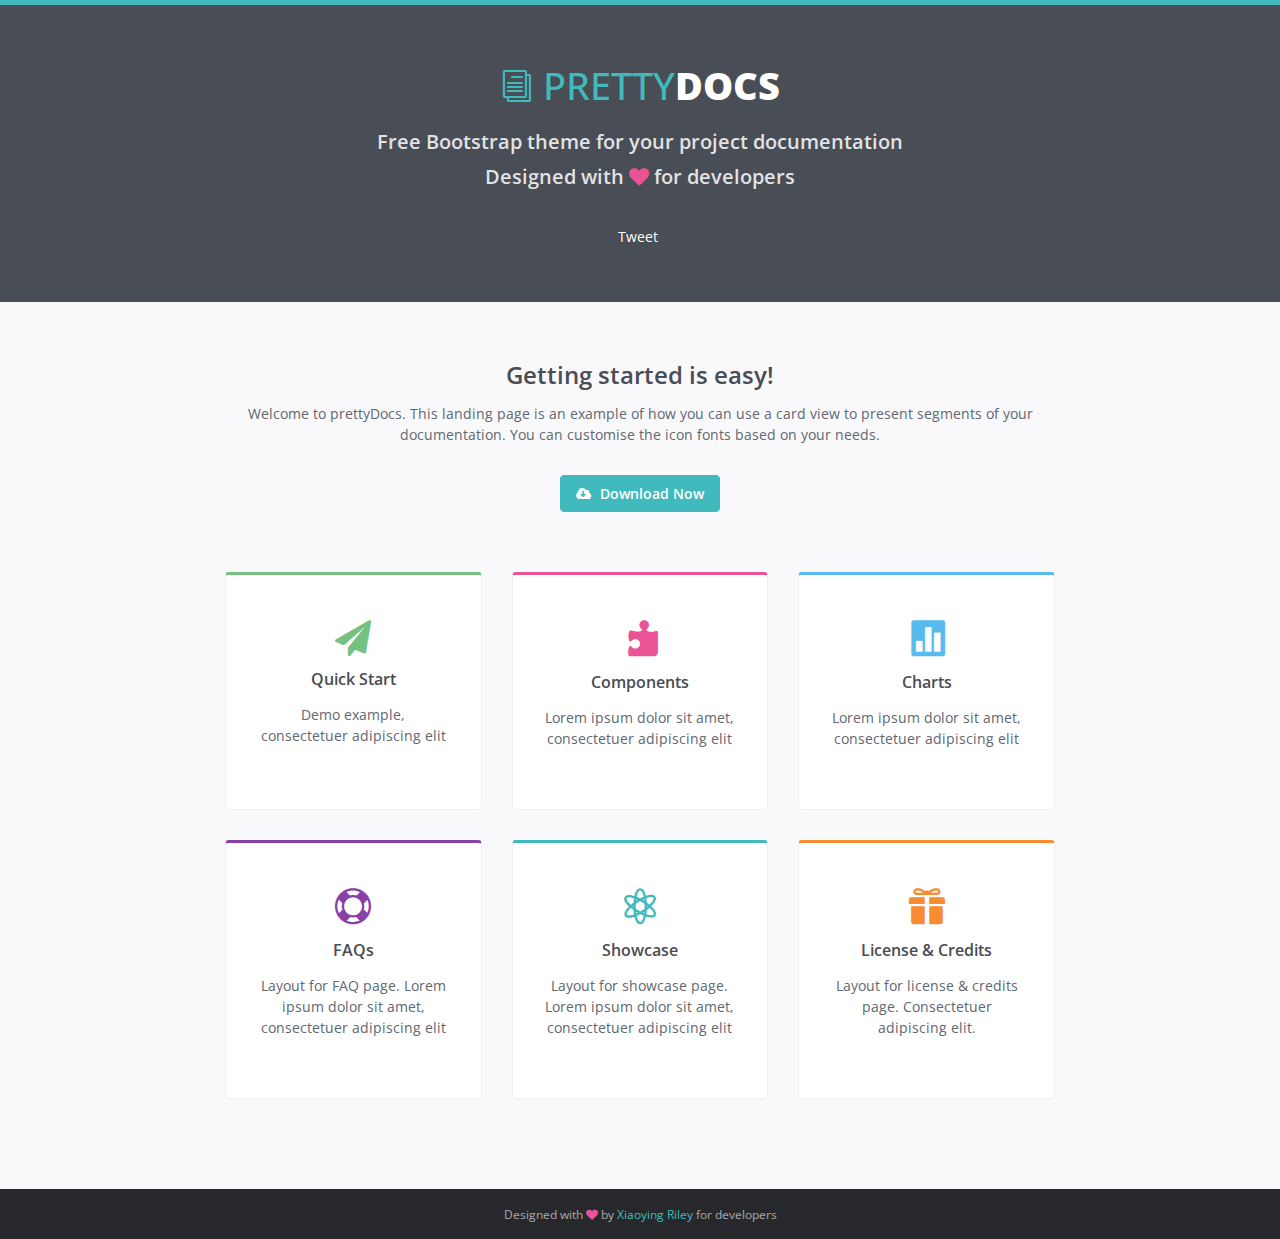
<file: handbook/index.html>
<!DOCTYPE html>
<!--[if IE 8]> <html lang="en" class="ie8"> <![endif]-->  
<!--[if IE 9]> <html lang="en" class="ie9"> <![endif]-->  
<!--[if !IE]><!--> <html lang="en"> <!--<![endif]-->  
<head>
    <title>Responsive website template for documentations</title>
    <!-- Meta -->
    <meta charset="utf-8">
    <meta http-equiv="X-UA-Compatible" content="IE=edge">
    <meta name="viewport" content="width=device-width, initial-scale=1.0">
    <meta name="description" content="">
    <meta name="author" content="">    
    <link rel="shortcut icon" href="favicon.ico">  
    <link href='http://fonts.googleapis.com/css?family=Open+Sans:300italic,400italic,600italic,700italic,800italic,400,300,600,700,800' rel='stylesheet' type='text/css'>
    <!-- Global CSS -->
    <link rel="stylesheet" href="assets/plugins/bootstrap/css/bootstrap.min.css">   
    <!-- Plugins CSS -->    
    <link rel="stylesheet" href="assets/plugins/font-awesome/css/font-awesome.css">
    <link rel="stylesheet" href="assets/plugins/elegant_font/css/style.css">
    
    <!-- Theme CSS -->
    <link id="theme-style" rel="stylesheet" href="assets/css/styles.css">
    <!-- HTML5 shim and Respond.js IE8 support of HTML5 elements and media queries -->
    <!--[if lt IE 9]>
      <script src="https://oss.maxcdn.com/html5shiv/3.7.2/html5shiv.min.js"></script>
      <script src="https://oss.maxcdn.com/respond/1.4.2/respond.min.js"></script>
    <![endif]-->
</head> 

<body class="landing-page">   
     
    <!--FACEBOOK LIKE BUTTON JAVASCRIPT SDK-->
    <div id="fb-root"></div>
    <script>(function(d, s, id) {
      var js, fjs = d.getElementsByTagName(s)[0];
      if (d.getElementById(id)) return;
      js = d.createElement(s); js.id = id;
      js.src = "//connect.facebook.net/en_US/sdk.js#xfbml=1&version=v2.5";
      fjs.parentNode.insertBefore(js, fjs);
    }(document, 'script', 'facebook-jssdk'));</script>
    
    <div class="page-wrapper">
        
        <!-- ******Header****** -->
        <header class="header text-center">
            <div class="container">
                <div class="branding">
                    <h1 class="logo">
                        <span aria-hidden="true" class="icon_documents_alt icon"></span>
                        <span class="text-highlight">Pretty</span><span class="text-bold">Docs</span>
                    </h1>
                </div><!--//branding-->
                <div class="tagline">
                    <p>Free Bootstrap theme for your project documentation</p>
                    <p>Designed with <i class="fa fa-heart"></i> for developers</p>
                </div><!--//tagline-->
                <div class="social-container">
                    <div class="twitter-tweet">
                        <a href="https://twitter.com/share" class="twitter-share-button" data-text="PrettyDocs - A FREE #Bootstrap theme for project documentations #Responsive" data-via="3rdwave_themes">Tweet</a>
    <script>!function(d,s,id){var js,fjs=d.getElementsByTagName(s)[0],p=/^http:/.test(d.location)?'http':'https';if(!d.getElementById(id)){js=d.createElement(s);js.id=id;js.src=p+'://platform.twitter.com/widgets.js';fjs.parentNode.insertBefore(js,fjs);}}(document, 'script', 'twitter-wjs');</script>
                    </div><!--//tweet-->
                    <div class="fb-like" data-href="http://themes.3rdwavemedia.com" data-layout="button_count" data-action="like" data-show-faces="false" data-share="false"></div>            
                 </div><!--//social-container-->
            </div><!--//container-->
        </header><!--//header-->
        
        <section class="cards-section text-center">
            <div class="container">
                <h2 class="title">Getting started is easy!</h2>
                <div class="intro">
                    <p>Welcome to prettyDocs. This landing page is an example of how you can use a card view to present segments of your documentation. You can customise the icon fonts based on your needs.</p>
                    <div class="cta-container">
                        <a class="btn btn-primary btn-cta" href="http://themes.3rdwavemedia.com/" target="_blank"><i class="fa fa-cloud-download"></i> Download Now</a>
                    </div><!--//cta-container-->
                </div><!--//intro-->
                <div id="cards-wrapper" class="cards-wrapper row">
                    <div class="item item-green col-md-4 col-sm-6 col-xs-6">
                        <div class="item-inner">
                            <div class="icon-holder">
                                <i class="icon fa fa-paper-plane"></i>
                            </div><!--//icon-holder-->
                            <h3 class="title">Quick Start</h3>
                            <p class="intro">Demo example, consectetuer adipiscing elit</p>
                            <a class="link" href="start.html"><span></span></a>
                        </div><!--//item-inner-->
                    </div><!--//item-->
                    <div class="item item-pink item-2 col-md-4 col-sm-6 col-xs-6">
                        <div class="item-inner">
                            <div class="icon-holder">
                                <span aria-hidden="true" class="icon icon_puzzle_alt"></span>
                            </div><!--//icon-holder-->
                            <h3 class="title">Components</h3>
                            <p class="intro">Lorem ipsum dolor sit amet, consectetuer adipiscing elit</p>
                            <a class="link" href="components.html"><span></span></a>
                        </div><!--//item-inner-->
                    </div><!--//item-->
                    <div class="item item-blue col-md-4 col-sm-6 col-xs-6">
                        <div class="item-inner">
                            <div class="icon-holder">
                                <span aria-hidden="true" class="icon icon_datareport_alt"></span>
                            </div><!--//icon-holder-->
                            <h3 class="title">Charts</h3>
                            <p class="intro">Lorem ipsum dolor sit amet, consectetuer adipiscing elit</p>
                            <a class="link" href="charts.html"><span></span></a>
                        </div><!--//item-inner-->
                    </div><!--//item-->
                    <div class="item item-purple col-md-4 col-sm-6 col-xs-6">
                        <div class="item-inner">
                            <div class="icon-holder">
                                <span aria-hidden="true" class="icon icon_lifesaver"></span>
                            </div><!--//icon-holder-->
                            <h3 class="title">FAQs</h3>
                            <p class="intro">Layout for FAQ page. Lorem ipsum dolor sit amet, consectetuer adipiscing elit</p>
                            <a class="link" href="faqs.html"><span></span></a>
                        </div><!--//item-inner-->
                    </div><!--//item-->
                    <div class="item item-primary col-md-4 col-sm-6 col-xs-6">
                        <div class="item-inner">
                            <div class="icon-holder">
                                <span aria-hidden="true" class="icon icon_genius"></span>
                            </div><!--//icon-holder-->
                            <h3 class="title">Showcase</h3>
                            <p class="intro">Layout for showcase page. Lorem ipsum dolor sit amet, consectetuer adipiscing elit </p>
                            <a class="link" href="showcase.html"><span></span></a>
                        </div><!--//item-inner-->
                    </div><!--//item-->
                    <div class="item item-orange col-md-4 col-sm-6 col-xs-6">
                        <div class="item-inner">
                            <div class="icon-holder">
                                <span aria-hidden="true" class="icon icon_gift"></span>
                            </div><!--//icon-holder-->
                            <h3 class="title">License &amp; Credits</h3>
                            <p class="intro">Layout for license &amp; credits page. Consectetuer adipiscing elit.</p>
                            <a class="link" href="license.html"><span></span></a>
                        </div><!--//item-inner-->
                    </div><!--//item-->
                </div><!--//cards-->
                
            </div><!--//container-->
        </section><!--//cards-section-->
    </div><!--//page-wrapper-->
    
    <footer class="footer text-center">
        <div class="container">
            <!--/* This template is released under the Creative Commons Attribution 3.0 License. Please keep the attribution link below when using for your own project. Thank you for your support. :) If you'd like to use the template without the attribution, you can check out other license options via our website: themes.3rdwavemedia.com */-->
            <small class="copyright">Designed with <i class="fa fa-heart"></i> by <a href="http://themes.3rdwavemedia.com/" target="_blank">Xiaoying Riley</a> for developers</small>
            
        </div><!--//container-->
    </footer><!--//footer-->
    
     
    <!-- Main Javascript -->          
    <script type="text/javascript" src="assets/plugins/jquery-1.12.3.min.js"></script>
    <script type="text/javascript" src="assets/plugins/bootstrap/js/bootstrap.min.js"></script>                                                                     
    <script type="text/javascript" src="assets/plugins/jquery-match-height/jquery.matchHeight-min.js"></script>
    <script type="text/javascript" src="assets/js/main.js"></script>
    
</body>
</html>
</file>
<file: handbook/assets/plugins/elegant_font/css/style.css>
@font-face {
	font-family: 'ElegantIcons';
	src:url('fonts/ElegantIcons.eot');
	src:url('fonts/ElegantIcons.eot?#iefix') format('embedded-opentype'),
		url('fonts/ElegantIcons.woff') format('woff'),
		url('fonts/ElegantIcons.ttf') format('truetype'),
		url('fonts/ElegantIcons.svg#ElegantIcons') format('svg');
	font-weight: normal;
	font-style: normal;
}

/* Use the following CSS code if you want to use data attributes for inserting your icons */
[data-icon]:before {
	font-family: 'ElegantIcons';
	content: attr(data-icon);
	speak: none;
	font-weight: normal;
	font-variant: normal;
	text-transform: none;
	line-height: 1;
	-webkit-font-smoothing: antialiased;
	-moz-osx-font-smoothing: grayscale;
}

/* Use the following CSS code if you want to have a class per icon */
/*
Instead of a list of all class selectors,
you can use the generic selector below, but it's slower:
[class*="your-class-prefix"] {
*/
.arrow_up, .arrow_down, .arrow_left, .arrow_right, .arrow_left-up, .arrow_right-up, .arrow_right-down, .arrow_left-down, .arrow-up-down, .arrow_up-down_alt, .arrow_left-right_alt, .arrow_left-right, .arrow_expand_alt2, .arrow_expand_alt, .arrow_condense, .arrow_expand, .arrow_move, .arrow_carrot-up, .arrow_carrot-down, .arrow_carrot-left, .arrow_carrot-right, .arrow_carrot-2up, .arrow_carrot-2down, .arrow_carrot-2left, .arrow_carrot-2right, .arrow_carrot-up_alt2, .arrow_carrot-down_alt2, .arrow_carrot-left_alt2, .arrow_carrot-right_alt2, .arrow_carrot-2up_alt2, .arrow_carrot-2down_alt2, .arrow_carrot-2left_alt2, .arrow_carrot-2right_alt2, .arrow_triangle-up, .arrow_triangle-down, .arrow_triangle-left, .arrow_triangle-right, .arrow_triangle-up_alt2, .arrow_triangle-down_alt2, .arrow_triangle-left_alt2, .arrow_triangle-right_alt2, .arrow_back, .icon_minus-06, .icon_plus, .icon_close, .icon_check, .icon_minus_alt2, .icon_plus_alt2, .icon_close_alt2, .icon_check_alt2, .icon_zoom-out_alt, .icon_zoom-in_alt, .icon_search, .icon_box-empty, .icon_box-selected, .icon_minus-box, .icon_plus-box, .icon_box-checked, .icon_circle-empty, .icon_circle-slelected, .icon_stop_alt2, .icon_stop, .icon_pause_alt2, .icon_pause, .icon_menu, .icon_menu-square_alt2, .icon_menu-circle_alt2, .icon_ul, .icon_ol, .icon_adjust-horiz, .icon_adjust-vert, .icon_document_alt, .icon_documents_alt, .icon_pencil, .icon_pencil-edit_alt, .icon_pencil-edit, .icon_folder-alt, .icon_folder-open_alt, .icon_folder-add_alt, .icon_info_alt, .icon_error-oct_alt, .icon_error-circle_alt, .icon_error-triangle_alt, .icon_question_alt2, .icon_question, .icon_comment_alt, .icon_chat_alt, .icon_vol-mute_alt, .icon_volume-low_alt, .icon_volume-high_alt, .icon_quotations, .icon_quotations_alt2, .icon_clock_alt, .icon_lock_alt, .icon_lock-open_alt, .icon_key_alt, .icon_cloud_alt, .icon_cloud-upload_alt, .icon_cloud-download_alt, .icon_image, .icon_images, .icon_lightbulb_alt, .icon_gift_alt, .icon_house_alt, .icon_genius, .icon_mobile, .icon_tablet, .icon_laptop, .icon_desktop, .icon_camera_alt, .icon_mail_alt, .icon_cone_alt, .icon_ribbon_alt, .icon_bag_alt, .icon_creditcard, .icon_cart_alt, .icon_paperclip, .icon_tag_alt, .icon_tags_alt, .icon_trash_alt, .icon_cursor_alt, .icon_mic_alt, .icon_compass_alt, .icon_pin_alt, .icon_pushpin_alt, .icon_map_alt, .icon_drawer_alt, .icon_toolbox_alt, .icon_book_alt, .icon_calendar, .icon_film, .icon_table, .icon_contacts_alt, .icon_headphones, .icon_lifesaver, .icon_piechart, .icon_refresh, .icon_link_alt, .icon_link, .icon_loading, .icon_blocked, .icon_archive_alt, .icon_heart_alt, .icon_star_alt, .icon_star-half_alt, .icon_star, .icon_star-half, .icon_tools, .icon_tool, .icon_cog, .icon_cogs, .arrow_up_alt, .arrow_down_alt, .arrow_left_alt, .arrow_right_alt, .arrow_left-up_alt, .arrow_right-up_alt, .arrow_right-down_alt, .arrow_left-down_alt, .arrow_condense_alt, .arrow_expand_alt3, .arrow_carrot_up_alt, .arrow_carrot-down_alt, .arrow_carrot-left_alt, .arrow_carrot-right_alt, .arrow_carrot-2up_alt, .arrow_carrot-2dwnn_alt, .arrow_carrot-2left_alt, .arrow_carrot-2right_alt, .arrow_triangle-up_alt, .arrow_triangle-down_alt, .arrow_triangle-left_alt, .arrow_triangle-right_alt, .icon_minus_alt, .icon_plus_alt, .icon_close_alt, .icon_check_alt, .icon_zoom-out, .icon_zoom-in, .icon_stop_alt, .icon_menu-square_alt, .icon_menu-circle_alt, .icon_document, .icon_documents, .icon_pencil_alt, .icon_folder, .icon_folder-open, .icon_folder-add, .icon_folder_upload, .icon_folder_download, .icon_info, .icon_error-circle, .icon_error-oct, .icon_error-triangle, .icon_question_alt, .icon_comment, .icon_chat, .icon_vol-mute, .icon_volume-low, .icon_volume-high, .icon_quotations_alt, .icon_clock, .icon_lock, .icon_lock-open, .icon_key, .icon_cloud, .icon_cloud-upload, .icon_cloud-download, .icon_lightbulb, .icon_gift, .icon_house, .icon_camera, .icon_mail, .icon_cone, .icon_ribbon, .icon_bag, .icon_cart, .icon_tag, .icon_tags, .icon_trash, .icon_cursor, .icon_mic, .icon_compass, .icon_pin, .icon_pushpin, .icon_map, .icon_drawer, .icon_toolbox, .icon_book, .icon_contacts, .icon_archive, .icon_heart, .icon_profile, .icon_group, .icon_grid-2x2, .icon_grid-3x3, .icon_music, .icon_pause_alt, .icon_phone, .icon_upload, .icon_download, .social_facebook, .social_twitter, .social_pinterest, .social_googleplus, .social_tumblr, .social_tumbleupon, .social_wordpress, .social_instagram, .social_dribbble, .social_vimeo, .social_linkedin, .social_rss, .social_deviantart, .social_share, .social_myspace, .social_skype, .social_youtube, .social_picassa, .social_googledrive, .social_flickr, .social_blogger, .social_spotify, .social_delicious, .social_facebook_circle, .social_twitter_circle, .social_pinterest_circle, .social_googleplus_circle, .social_tumblr_circle, .social_stumbleupon_circle, .social_wordpress_circle, .social_instagram_circle, .social_dribbble_circle, .social_vimeo_circle, .social_linkedin_circle, .social_rss_circle, .social_deviantart_circle, .social_share_circle, .social_myspace_circle, .social_skype_circle, .social_youtube_circle, .social_picassa_circle, .social_googledrive_alt2, .social_flickr_circle, .social_blogger_circle, .social_spotify_circle, .social_delicious_circle, .social_facebook_square, .social_twitter_square, .social_pinterest_square, .social_googleplus_square, .social_tumblr_square, .social_stumbleupon_square, .social_wordpress_square, .social_instagram_square, .social_dribbble_square, .social_vimeo_square, .social_linkedin_square, .social_rss_square, .social_deviantart_square, .social_share_square, .social_myspace_square, .social_skype_square, .social_youtube_square, .social_picassa_square, .social_googledrive_square, .social_flickr_square, .social_blogger_square, .social_spotify_square, .social_delicious_square, .icon_printer, .icon_calulator, .icon_building, .icon_floppy, .icon_drive, .icon_search-2, .icon_id, .icon_id-2, .icon_puzzle, .icon_like, .icon_dislike, .icon_mug, .icon_currency, .icon_wallet, .icon_pens, .icon_easel, .icon_flowchart, .icon_datareport, .icon_briefcase, .icon_shield, .icon_percent, .icon_globe, .icon_globe-2, .icon_target, .icon_hourglass, .icon_balance, .icon_rook, .icon_printer-alt, .icon_calculator_alt, .icon_building_alt, .icon_floppy_alt, .icon_drive_alt, .icon_search_alt, .icon_id_alt, .icon_id-2_alt, .icon_puzzle_alt, .icon_like_alt, .icon_dislike_alt, .icon_mug_alt, .icon_currency_alt, .icon_wallet_alt, .icon_pens_alt, .icon_easel_alt, .icon_flowchart_alt, .icon_datareport_alt, .icon_briefcase_alt, .icon_shield_alt, .icon_percent_alt, .icon_globe_alt, .icon_clipboard {
	font-family: 'ElegantIcons';
	speak: none;
	font-style: normal;
	font-weight: normal;
	font-variant: normal;
	text-transform: none;
	line-height: 1;
	-webkit-font-smoothing: antialiased;
}
.arrow_up:before {
	content: "\21";
}
.arrow_down:before {
	content: "\22";
}
.arrow_left:before {
	content: "\23";
}
.arrow_right:before {
	content: "\24";
}
.arrow_left-up:before {
	content: "\25";
}
.arrow_right-up:before {
	content: "\26";
}
.arrow_right-down:before {
	content: "\27";
}
.arrow_left-down:before {
	content: "\28";
}
.arrow-up-down:before {
	content: "\29";
}
.arrow_up-down_alt:before {
	content: "\2a";
}
.arrow_left-right_alt:before {
	content: "\2b";
}
.arrow_left-right:before {
	content: "\2c";
}
.arrow_expand_alt2:before {
	content: "\2d";
}
.arrow_expand_alt:before {
	content: "\2e";
}
.arrow_condense:before {
	content: "\2f";
}
.arrow_expand:before {
	content: "\30";
}
.arrow_move:before {
	content: "\31";
}
.arrow_carrot-up:before {
	content: "\32";
}
.arrow_carrot-down:before {
	content: "\33";
}
.arrow_carrot-left:before {
	content: "\34";
}
.arrow_carrot-right:before {
	content: "\35";
}
.arrow_carrot-2up:before {
	content: "\36";
}
.arrow_carrot-2down:before {
	content: "\37";
}
.arrow_carrot-2left:before {
	content: "\38";
}
.arrow_carrot-2right:before {
	content: "\39";
}
.arrow_carrot-up_alt2:before {
	content: "\3a";
}
.arrow_carrot-down_alt2:before {
	content: "\3b";
}
.arrow_carrot-left_alt2:before {
	content: "\3c";
}
.arrow_carrot-right_alt2:before {
	content: "\3d";
}
.arrow_carrot-2up_alt2:before {
	content: "\3e";
}
.arrow_carrot-2down_alt2:before {
	content: "\3f";
}
.arrow_carrot-2left_alt2:before {
	content: "\40";
}
.arrow_carrot-2right_alt2:before {
	content: "\41";
}
.arrow_triangle-up:before {
	content: "\42";
}
.arrow_triangle-down:before {
	content: "\43";
}
.arrow_triangle-left:before {
	content: "\44";
}
.arrow_triangle-right:before {
	content: "\45";
}
.arrow_triangle-up_alt2:before {
	content: "\46";
}
.arrow_triangle-down_alt2:before {
	content: "\47";
}
.arrow_triangle-left_alt2:before {
	content: "\48";
}
.arrow_triangle-right_alt2:before {
	content: "\49";
}
.arrow_back:before {
	content: "\4a";
}
.icon_minus-06:before {
	content: "\4b";
}
.icon_plus:before {
	content: "\4c";
}
.icon_close:before {
	content: "\4d";
}
.icon_check:before {
	content: "\4e";
}
.icon_minus_alt2:before {
	content: "\4f";
}
.icon_plus_alt2:before {
	content: "\50";
}
.icon_close_alt2:before {
	content: "\51";
}
.icon_check_alt2:before {
	content: "\52";
}
.icon_zoom-out_alt:before {
	content: "\53";
}
.icon_zoom-in_alt:before {
	content: "\54";
}
.icon_search:before {
	content: "\55";
}
.icon_box-empty:before {
	content: "\56";
}
.icon_box-selected:before {
	content: "\57";
}
.icon_minus-box:before {
	content: "\58";
}
.icon_plus-box:before {
	content: "\59";
}
.icon_box-checked:before {
	content: "\5a";
}
.icon_circle-empty:before {
	content: "\5b";
}
.icon_circle-slelected:before {
	content: "\5c";
}
.icon_stop_alt2:before {
	content: "\5d";
}
.icon_stop:before {
	content: "\5e";
}
.icon_pause_alt2:before {
	content: "\5f";
}
.icon_pause:before {
	content: "\60";
}
.icon_menu:before {
	content: "\61";
}
.icon_menu-square_alt2:before {
	content: "\62";
}
.icon_menu-circle_alt2:before {
	content: "\63";
}
.icon_ul:before {
	content: "\64";
}
.icon_ol:before {
	content: "\65";
}
.icon_adjust-horiz:before {
	content: "\66";
}
.icon_adjust-vert:before {
	content: "\67";
}
.icon_document_alt:before {
	content: "\68";
}
.icon_documents_alt:before {
	content: "\69";
}
.icon_pencil:before {
	content: "\6a";
}
.icon_pencil-edit_alt:before {
	content: "\6b";
}
.icon_pencil-edit:before {
	content: "\6c";
}
.icon_folder-alt:before {
	content: "\6d";
}
.icon_folder-open_alt:before {
	content: "\6e";
}
.icon_folder-add_alt:before {
	content: "\6f";
}
.icon_info_alt:before {
	content: "\70";
}
.icon_error-oct_alt:before {
	content: "\71";
}
.icon_error-circle_alt:before {
	content: "\72";
}
.icon_error-triangle_alt:before {
	content: "\73";
}
.icon_question_alt2:before {
	content: "\74";
}
.icon_question:before {
	content: "\75";
}
.icon_comment_alt:before {
	content: "\76";
}
.icon_chat_alt:before {
	content: "\77";
}
.icon_vol-mute_alt:before {
	content: "\78";
}
.icon_volume-low_alt:before {
	content: "\79";
}
.icon_volume-high_alt:before {
	content: "\7a";
}
.icon_quotations:before {
	content: "\7b";
}
.icon_quotations_alt2:before {
	content: "\7c";
}
.icon_clock_alt:before {
	content: "\7d";
}
.icon_lock_alt:before {
	content: "\7e";
}
.icon_lock-open_alt:before {
	content: "\e000";
}
.icon_key_alt:before {
	content: "\e001";
}
.icon_cloud_alt:before {
	content: "\e002";
}
.icon_cloud-upload_alt:before {
	content: "\e003";
}
.icon_cloud-download_alt:before {
	content: "\e004";
}
.icon_image:before {
	content: "\e005";
}
.icon_images:before {
	content: "\e006";
}
.icon_lightbulb_alt:before {
	content: "\e007";
}
.icon_gift_alt:before {
	content: "\e008";
}
.icon_house_alt:before {
	content: "\e009";
}
.icon_genius:before {
	content: "\e00a";
}
.icon_mobile:before {
	content: "\e00b";
}
.icon_tablet:before {
	content: "\e00c";
}
.icon_laptop:before {
	content: "\e00d";
}
.icon_desktop:before {
	content: "\e00e";
}
.icon_camera_alt:before {
	content: "\e00f";
}
.icon_mail_alt:before {
	content: "\e010";
}
.icon_cone_alt:before {
	content: "\e011";
}
.icon_ribbon_alt:before {
	content: "\e012";
}
.icon_bag_alt:before {
	content: "\e013";
}
.icon_creditcard:before {
	content: "\e014";
}
.icon_cart_alt:before {
	content: "\e015";
}
.icon_paperclip:before {
	content: "\e016";
}
.icon_tag_alt:before {
	content: "\e017";
}
.icon_tags_alt:before {
	content: "\e018";
}
.icon_trash_alt:before {
	content: "\e019";
}
.icon_cursor_alt:before {
	content: "\e01a";
}
.icon_mic_alt:before {
	content: "\e01b";
}
.icon_compass_alt:before {
	content: "\e01c";
}
.icon_pin_alt:before {
	content: "\e01d";
}
.icon_pushpin_alt:before {
	content: "\e01e";
}
.icon_map_alt:before {
	content: "\e01f";
}
.icon_drawer_alt:before {
	content: "\e020";
}
.icon_toolbox_alt:before {
	content: "\e021";
}
.icon_book_alt:before {
	content: "\e022";
}
.icon_calendar:before {
	content: "\e023";
}
.icon_film:before {
	content: "\e024";
}
.icon_table:before {
	content: "\e025";
}
.icon_contacts_alt:before {
	content: "\e026";
}
.icon_headphones:before {
	content: "\e027";
}
.icon_lifesaver:before {
	content: "\e028";
}
.icon_piechart:before {
	content: "\e029";
}
.icon_refresh:before {
	content: "\e02a";
}
.icon_link_alt:before {
	content: "\e02b";
}
.icon_link:before {
	content: "\e02c";
}
.icon_loading:before {
	content: "\e02d";
}
.icon_blocked:before {
	content: "\e02e";
}
.icon_archive_alt:before {
	content: "\e02f";
}
.icon_heart_alt:before {
	content: "\e030";
}
.icon_star_alt:before {
	content: "\e031";
}
.icon_star-half_alt:before {
	content: "\e032";
}
.icon_star:before {
	content: "\e033";
}
.icon_star-half:before {
	content: "\e034";
}
.icon_tools:before {
	content: "\e035";
}
.icon_tool:before {
	content: "\e036";
}
.icon_cog:before {
	content: "\e037";
}
.icon_cogs:before {
	content: "\e038";
}
.arrow_up_alt:before {
	content: "\e039";
}
.arrow_down_alt:before {
	content: "\e03a";
}
.arrow_left_alt:before {
	content: "\e03b";
}
.arrow_right_alt:before {
	content: "\e03c";
}
.arrow_left-up_alt:before {
	content: "\e03d";
}
.arrow_right-up_alt:before {
	content: "\e03e";
}
.arrow_right-down_alt:before {
	content: "\e03f";
}
.arrow_left-down_alt:before {
	content: "\e040";
}
.arrow_condense_alt:before {
	content: "\e041";
}
.arrow_expand_alt3:before {
	content: "\e042";
}
.arrow_carrot_up_alt:before {
	content: "\e043";
}
.arrow_carrot-down_alt:before {
	content: "\e044";
}
.arrow_carrot-left_alt:before {
	content: "\e045";
}
.arrow_carrot-right_alt:before {
	content: "\e046";
}
.arrow_carrot-2up_alt:before {
	content: "\e047";
}
.arrow_carrot-2dwnn_alt:before {
	content: "\e048";
}
.arrow_carrot-2left_alt:before {
	content: "\e049";
}
.arrow_carrot-2right_alt:before {
	content: "\e04a";
}
.arrow_triangle-up_alt:before {
	content: "\e04b";
}
.arrow_triangle-down_alt:before {
	content: "\e04c";
}
.arrow_triangle-left_alt:before {
	content: "\e04d";
}
.arrow_triangle-right_alt:before {
	content: "\e04e";
}
.icon_minus_alt:before {
	content: "\e04f";
}
.icon_plus_alt:before {
	content: "\e050";
}
.icon_close_alt:before {
	content: "\e051";
}
.icon_check_alt:before {
	content: "\e052";
}
.icon_zoom-out:before {
	content: "\e053";
}
.icon_zoom-in:before {
	content: "\e054";
}
.icon_stop_alt:before {
	content: "\e055";
}
.icon_menu-square_alt:before {
	content: "\e056";
}
.icon_menu-circle_alt:before {
	content: "\e057";
}
.icon_document:before {
	content: "\e058";
}
.icon_documents:before {
	content: "\e059";
}
.icon_pencil_alt:before {
	content: "\e05a";
}
.icon_folder:before {
	content: "\e05b";
}
.icon_folder-open:before {
	content: "\e05c";
}
.icon_folder-add:before {
	content: "\e05d";
}
.icon_folder_upload:before {
	content: "\e05e";
}
.icon_folder_download:before {
	content: "\e05f";
}
.icon_info:before {
	content: "\e060";
}
.icon_error-circle:before {
	content: "\e061";
}
.icon_error-oct:before {
	content: "\e062";
}
.icon_error-triangle:before {
	content: "\e063";
}
.icon_question_alt:before {
	content: "\e064";
}
.icon_comment:before {
	content: "\e065";
}
.icon_chat:before {
	content: "\e066";
}
.icon_vol-mute:before {
	content: "\e067";
}
.icon_volume-low:before {
	content: "\e068";
}
.icon_volume-high:before {
	content: "\e069";
}
.icon_quotations_alt:before {
	content: "\e06a";
}
.icon_clock:before {
	content: "\e06b";
}
.icon_lock:before {
	content: "\e06c";
}
.icon_lock-open:before {
	content: "\e06d";
}
.icon_key:before {
	content: "\e06e";
}
.icon_cloud:before {
	content: "\e06f";
}
.icon_cloud-upload:before {
	content: "\e070";
}
.icon_cloud-download:before {
	content: "\e071";
}
.icon_lightbulb:before {
	content: "\e072";
}
.icon_gift:before {
	content: "\e073";
}
.icon_house:before {
	content: "\e074";
}
.icon_camera:before {
	content: "\e075";
}
.icon_mail:before {
	content: "\e076";
}
.icon_cone:before {
	content: "\e077";
}
.icon_ribbon:before {
	content: "\e078";
}
.icon_bag:before {
	content: "\e079";
}
.icon_cart:before {
	content: "\e07a";
}
.icon_tag:before {
	content: "\e07b";
}
.icon_tags:before {
	content: "\e07c";
}
.icon_trash:before {
	content: "\e07d";
}
.icon_cursor:before {
	content: "\e07e";
}
.icon_mic:before {
	content: "\e07f";
}
.icon_compass:before {
	content: "\e080";
}
.icon_pin:before {
	content: "\e081";
}
.icon_pushpin:before {
	content: "\e082";
}
.icon_map:before {
	content: "\e083";
}
.icon_drawer:before {
	content: "\e084";
}
.icon_toolbox:before {
	content: "\e085";
}
.icon_book:before {
	content: "\e086";
}
.icon_contacts:before {
	content: "\e087";
}
.icon_archive:before {
	content: "\e088";
}
.icon_heart:before {
	content: "\e089";
}
.icon_profile:before {
	content: "\e08a";
}
.icon_group:before {
	content: "\e08b";
}
.icon_grid-2x2:before {
	content: "\e08c";
}
.icon_grid-3x3:before {
	content: "\e08d";
}
.icon_music:before {
	content: "\e08e";
}
.icon_pause_alt:before {
	content: "\e08f";
}
.icon_phone:before {
	content: "\e090";
}
.icon_upload:before {
	content: "\e091";
}
.icon_download:before {
	content: "\e092";
}
.social_facebook:before {
	content: "\e093";
}
.social_twitter:before {
	content: "\e094";
}
.social_pinterest:before {
	content: "\e095";
}
.social_googleplus:before {
	content: "\e096";
}
.social_tumblr:before {
	content: "\e097";
}
.social_tumbleupon:before {
	content: "\e098";
}
.social_wordpress:before {
	content: "\e099";
}
.social_instagram:before {
	content: "\e09a";
}
.social_dribbble:before {
	content: "\e09b";
}
.social_vimeo:before {
	content: "\e09c";
}
.social_linkedin:before {
	content: "\e09d";
}
.social_rss:before {
	content: "\e09e";
}
.social_deviantart:before {
	content: "\e09f";
}
.social_share:before {
	content: "\e0a0";
}
.social_myspace:before {
	content: "\e0a1";
}
.social_skype:before {
	content: "\e0a2";
}
.social_youtube:before {
	content: "\e0a3";
}
.social_picassa:before {
	content: "\e0a4";
}
.social_googledrive:before {
	content: "\e0a5";
}
.social_flickr:before {
	content: "\e0a6";
}
.social_blogger:before {
	content: "\e0a7";
}
.social_spotify:before {
	content: "\e0a8";
}
.social_delicious:before {
	content: "\e0a9";
}
.social_facebook_circle:before {
	content: "\e0aa";
}
.social_twitter_circle:before {
	content: "\e0ab";
}
.social_pinterest_circle:before {
	content: "\e0ac";
}
.social_googleplus_circle:before {
	content: "\e0ad";
}
.social_tumblr_circle:before {
	content: "\e0ae";
}
.social_stumbleupon_circle:before {
	content: "\e0af";
}
.social_wordpress_circle:before {
	content: "\e0b0";
}
.social_instagram_circle:before {
	content: "\e0b1";
}
.social_dribbble_circle:before {
	content: "\e0b2";
}
.social_vimeo_circle:before {
	content: "\e0b3";
}
.social_linkedin_circle:before {
	content: "\e0b4";
}
.social_rss_circle:before {
	content: "\e0b5";
}
.social_deviantart_circle:before {
	content: "\e0b6";
}
.social_share_circle:before {
	content: "\e0b7";
}
.social_myspace_circle:before {
	content: "\e0b8";
}
.social_skype_circle:before {
	content: "\e0b9";
}
.social_youtube_circle:before {
	content: "\e0ba";
}
.social_picassa_circle:before {
	content: "\e0bb";
}
.social_googledrive_alt2:before {
	content: "\e0bc";
}
.social_flickr_circle:before {
	content: "\e0bd";
}
.social_blogger_circle:before {
	content: "\e0be";
}
.social_spotify_circle:before {
	content: "\e0bf";
}
.social_delicious_circle:before {
	content: "\e0c0";
}
.social_facebook_square:before {
	content: "\e0c1";
}
.social_twitter_square:before {
	content: "\e0c2";
}
.social_pinterest_square:before {
	content: "\e0c3";
}
.social_googleplus_square:before {
	content: "\e0c4";
}
.social_tumblr_square:before {
	content: "\e0c5";
}
.social_stumbleupon_square:before {
	content: "\e0c6";
}
.social_wordpress_square:before {
	content: "\e0c7";
}
.social_instagram_square:before {
	content: "\e0c8";
}
.social_dribbble_square:before {
	content: "\e0c9";
}
.social_vimeo_square:before {
	content: "\e0ca";
}
.social_linkedin_square:before {
	content: "\e0cb";
}
.social_rss_square:before {
	content: "\e0cc";
}
.social_deviantart_square:before {
	content: "\e0cd";
}
.social_share_square:before {
	content: "\e0ce";
}
.social_myspace_square:before {
	content: "\e0cf";
}
.social_skype_square:before {
	content: "\e0d0";
}
.social_youtube_square:before {
	content: "\e0d1";
}
.social_picassa_square:before {
	content: "\e0d2";
}
.social_googledrive_square:before {
	content: "\e0d3";
}
.social_flickr_square:before {
	content: "\e0d4";
}
.social_blogger_square:before {
	content: "\e0d5";
}
.social_spotify_square:before {
	content: "\e0d6";
}
.social_delicious_square:before {
	content: "\e0d7";
}
.icon_printer:before {
	content: "\e103";
}
.icon_calulator:before {
	content: "\e0ee";
}
.icon_building:before {
	content: "\e0ef";
}
.icon_floppy:before {
	content: "\e0e8";
}
.icon_drive:before {
	content: "\e0ea";
}
.icon_search-2:before {
	content: "\e101";
}
.icon_id:before {
	content: "\e107";
}
.icon_id-2:before {
	content: "\e108";
}
.icon_puzzle:before {
	content: "\e102";
}
.icon_like:before {
	content: "\e106";
}
.icon_dislike:before {
	content: "\e0eb";
}
.icon_mug:before {
	content: "\e105";
}
.icon_currency:before {
	content: "\e0ed";
}
.icon_wallet:before {
	content: "\e100";
}
.icon_pens:before {
	content: "\e104";
}
.icon_easel:before {
	content: "\e0e9";
}
.icon_flowchart:before {
	content: "\e109";
}
.icon_datareport:before {
	content: "\e0ec";
}
.icon_briefcase:before {
	content: "\e0fe";
}
.icon_shield:before {
	content: "\e0f6";
}
.icon_percent:before {
	content: "\e0fb";
}
.icon_globe:before {
	content: "\e0e2";
}
.icon_globe-2:before {
	content: "\e0e3";
}
.icon_target:before {
	content: "\e0f5";
}
.icon_hourglass:before {
	content: "\e0e1";
}
.icon_balance:before {
	content: "\e0ff";
}
.icon_rook:before {
	content: "\e0f8";
}
.icon_printer-alt:before {
	content: "\e0fa";
}
.icon_calculator_alt:before {
	content: "\e0e7";
}
.icon_building_alt:before {
	content: "\e0fd";
}
.icon_floppy_alt:before {
	content: "\e0e4";
}
.icon_drive_alt:before {
	content: "\e0e5";
}
.icon_search_alt:before {
	content: "\e0f7";
}
.icon_id_alt:before {
	content: "\e0e0";
}
.icon_id-2_alt:before {
	content: "\e0fc";
}
.icon_puzzle_alt:before {
	content: "\e0f9";
}
.icon_like_alt:before {
	content: "\e0dd";
}
.icon_dislike_alt:before {
	content: "\e0f1";
}
.icon_mug_alt:before {
	content: "\e0dc";
}
.icon_currency_alt:before {
	content: "\e0f3";
}
.icon_wallet_alt:before {
	content: "\e0d8";
}
.icon_pens_alt:before {
	content: "\e0db";
}
.icon_easel_alt:before {
	content: "\e0f0";
}
.icon_flowchart_alt:before {
	content: "\e0df";
}
.icon_datareport_alt:before {
	content: "\e0f2";
}
.icon_briefcase_alt:before {
	content: "\e0f4";
}
.icon_shield_alt:before {
	content: "\e0d9";
}
.icon_percent_alt:before {
	content: "\e0da";
}
.icon_globe_alt:before {
	content: "\e0de";
}
.icon_clipboard:before {
	content: "\e0e6";
}


	.glyph {
		float: left;
		text-align: center;
		padding: .75em;
		margin: .4em 1.5em .75em 0;
		width: 6em;
text-shadow: none;
	}
        .glyph_big {
        font-size: 128px;
        color: #59c5dc;
        float: left;
        margin-right: 20px;
        }

        .glyph div { padding-bottom: 10px;}

	.glyph input {
		font-family: consolas, monospace;
		font-size: 12px;
		width: 100%;
		text-align: center;
		border: 0;
		box-shadow: 0 0 0 1px #ccc;
		padding: .2em;
                -moz-border-radius: 5px;
                -webkit-border-radius: 5px;
	}
	.centered {
		margin-left: auto;
		margin-right: auto;
	}
	.glyph .fs1 {
		font-size: 2em;
	}
</file>
<file: handbook/assets/css/styles.css>
/*   
 * Template Name: PrettyDocs - Responsive Website Template for documentations
 * Version: 1.0
 * Author: Xiaoying Riley
 * License: Creative Commons Attribution 3.0 License - https://creativecommons.org/licenses/by/3.0/
 * Twitter: @3rdwave_themes
 * Website: http://themes.3rdwavemedia.com/
*/
/* Theme default */
/* ======= Base ======= */
body {
  font-family: 'Open Sans', arial, sans-serif;
  color: #494d55;
  font-size: 14px;
  -webkit-font-smoothing: antialiased;
  -moz-osx-font-smoothing: grayscale;
}
html,
body {
  height: 100%;
}
.page-wrapper {
  min-height: 100%;
  /* equal to footer height */
  margin-bottom: -50px;
}
.page-wrapper:after {
  content: "";
  display: block;
  height: 50px;
}
.footer {
  height: 50px;
}
p {
  line-height: 1.5;
}
a {
  color: #3aa7aa;
  -webkit-transition: all 0.4s ease-in-out;
  -moz-transition: all 0.4s ease-in-out;
  -ms-transition: all 0.4s ease-in-out;
  -o-transition: all 0.4s ease-in-out;
}
a:hover {
  text-decoration: underline;
  color: #339597;
}
a:focus {
  text-decoration: none;
}
code {
  background: #222;
  color: #fff;
  font-size: 14px;
  font-weight: bold;
  font-family: Consolas, Monaco, 'Andale Mono', 'Ubuntu Mono', monospace;
  padding: 2px 8px;
  padding-top: 4px;
  display: inline-block;
}
.btn,
a.btn {
  -webkit-transition: all 0.4s ease-in-out;
  -moz-transition: all 0.4s ease-in-out;
  -ms-transition: all 0.4s ease-in-out;
  -o-transition: all 0.4s ease-in-out;
  font-weight: 600;
  font-size: 14px;
  line-height: 1.5;
}
.btn .fa,
a.btn .fa {
  margin-right: 5px;
}
.btn-primary,
a.btn-primary {
  background: #40babd;
  border: 1px solid #40babd;
  color: #fff !important;
}
.btn-primary:hover,
a.btn-primary:hover,
.btn-primary:focus,
a.btn-primary:focus,
.btn-primary:active,
a.btn-primary:active,
.btn-primary.active,
a.btn-primary.active,
.btn-primary.hover,
a.btn-primary.hover {
  background: #3aa7aa;
  color: #fff !important;
  border: 1px solid #3aa7aa;
}
.btn-green,
a.btn-green {
  background: #75c181;
  border: 1px solid #75c181;
  color: #fff !important;
}
.btn-green:hover,
a.btn-green:hover,
.btn-green:focus,
a.btn-green:focus,
.btn-green:active,
a.btn-green:active,
.btn-green.active,
a.btn-green.active,
.btn-green.hover,
a.btn-green.hover {
  background: #63b971;
  color: #fff !important;
  border: 1px solid #63b971;
}
.body-green .btn-green,
.body-green a.btn-green {
  color: #fff !important;
}
.body-green .btn-green:hover,
.body-green a.btn-green:hover,
.body-green .btn-green:focus,
.body-green a.btn-green:focus,
.body-green .btn-green:active,
.body-green a.btn-green:active,
.body-green .btn-green.active,
.body-green a.btn-green.active,
.body-green .btn-green.hover,
.body-green a.btn-green.hover {
  color: #fff !important;
}
.btn-blue,
a.btn-blue {
  background: #58bbee;
  border: 1px solid #58bbee;
  color: #fff !important;
}
.btn-blue:hover,
a.btn-blue:hover,
.btn-blue:focus,
a.btn-blue:focus,
.btn-blue:active,
a.btn-blue:active,
.btn-blue.active,
a.btn-blue.active,
.btn-blue.hover,
a.btn-blue.hover {
  background: #41b2ec;
  color: #fff !important;
  border: 1px solid #41b2ec;
}
.btn-orange,
a.btn-orange {
  background: #F88C30;
  border: 1px solid #F88C30;
  color: #fff !important;
}
.btn-orange:hover,
a.btn-orange:hover,
.btn-orange:focus,
a.btn-orange:focus,
.btn-orange:active,
a.btn-orange:active,
.btn-orange.active,
a.btn-orange.active,
.btn-orange.hover,
a.btn-orange.hover {
  background: #f77e17;
  color: #fff !important;
  border: 1px solid #f77e17;
}
.btn-red,
a.btn-red {
  background: #f77b6b;
  border: 1px solid #f77b6b;
  color: #fff !important;
}
.btn-red:hover,
a.btn-red:hover,
.btn-red:focus,
a.btn-red:focus,
.btn-red:active,
a.btn-red:active,
.btn-red.active,
a.btn-red.active,
.btn-red.hover,
a.btn-red.hover {
  background: #f66553;
  color: #fff !important;
  border: 1px solid #f66553;
}
.btn-pink,
a.btn-pink {
  background: #EA5395;
  border: 1px solid #EA5395;
  color: #fff !important;
}
.btn-pink:hover,
a.btn-pink:hover,
.btn-pink:focus,
a.btn-pink:focus,
.btn-pink:active,
a.btn-pink:active,
.btn-pink.active,
a.btn-pink.active,
.btn-pink.hover,
a.btn-pink.hover {
  background: #e73c87;
  color: #fff !important;
  border: 1px solid #e73c87;
}
.btn-purple,
a.btn-purple {
  background: #8A40A7;
  border: 1px solid #8A40A7;
  color: #fff !important;
}
.btn-purple:hover,
a.btn-purple:hover,
.btn-purple:focus,
a.btn-purple:focus,
.btn-purple:active,
a.btn-purple:active,
.btn-purple.active,
a.btn-purple.active,
.btn-purple.hover,
a.btn-purple.hover {
  background: #7b3995;
  color: #fff !important;
  border: 1px solid #7b3995;
}
.btn-cta {
  padding: 7px 15px;
}
.form-control {
  -webkit-box-shadow: none;
  -moz-box-shadow: none;
  box-shadow: none;
  height: 40px;
  border-color: #f0f0f0;
}
.form-control::-webkit-input-placeholder {
  /* WebKit browsers */
  color: #afb3bb;
}
.form-control:-moz-placeholder {
  /* Mozilla Firefox 4 to 18 */
  color: #afb3bb;
}
.form-control::-moz-placeholder {
  /* Mozilla Firefox 19+ */
  color: #afb3bb;
}
.form-control:-ms-input-placeholder {
  /* Internet Explorer 10+ */
  color: #afb3bb;
}
.form-control:focus {
  border-color: #e3e3e3;
  -webkit-box-shadow: none;
  -moz-box-shadow: none;
  box-shadow: none;
}
input[type="text"],
input[type="email"],
input[type="password"],
input[type="submit"],
input[type="button"],
textarea,
select {
  appearance: none;
  /* for mobile safari */
  -webkit-appearance: none;
}
#topcontrol {
  background: #40babd;
  color: #fff;
  text-align: center;
  display: inline-block;
  width: 35px;
  height: 35px;
  border: none;
  -webkit-border-radius: 4px;
  -moz-border-radius: 4px;
  -ms-border-radius: 4px;
  -o-border-radius: 4px;
  border-radius: 4px;
  -moz-background-clip: padding;
  -webkit-background-clip: padding-box;
  background-clip: padding-box;
  -webkit-transition: all 0.4s ease-in-out;
  -moz-transition: all 0.4s ease-in-out;
  -ms-transition: all 0.4s ease-in-out;
  -o-transition: all 0.4s ease-in-out;
  z-index: 30;
}
#topcontrol:hover {
  background: #52c2c4;
}
#topcontrol .fa {
  position: relative;
  top: 3px;
  font-size: 25px;
}
.video-container iframe {
  max-width: 100%;
}
/* ====== Header ====== */
.header {
  background: #494d55;
  color: rgba(255, 255, 255, 0.85);
  border-top: 5px solid #40babd;
  padding: 30px 0;
}
.header a {
  color: #fff;
}
.branding {
  text-transform: uppercase;
  margin-bottom: 10px;
}
.branding .logo {
  font-size: 28px;
  margin-top: 0;
  margin-bottom: 0;
}
.branding .logo a {
  text-decoration: none;
}
.branding .text-highlight {
  color: #40babd;
}
.body-green .branding .text-highlight {
  color: #75c181;
}
.body-blue .branding .text-highlight {
  color: #58bbee;
}
.body-orange .branding .text-highlight {
  color: #F88C30;
}
.body-red .branding .text-highlight {
  color: #f77b6b;
}
.body-pink .branding .text-highlight {
  color: #EA5395;
}
.body-purple .branding .text-highlight {
  color: #8A40A7;
}
.branding .text-bold {
  font-weight: 800;
  color: #fff;
}
.branding .icon {
  font-size: 24px;
  color: #40babd;
}
.body-green .branding .icon {
  color: #75c181;
}
.body-blue .branding .icon {
  color: #58bbee;
}
.body-orange .branding .icon {
  color: #F88C30;
}
.body-red .branding .icon {
  color: #f77b6b;
}
.body-pink .branding .icon {
  color: #EA5395;
}
.body-purple .branding .icon {
  color: #8A40A7;
}
.breadcrumb {
  background: none;
  margin-bottom: 0;
  padding: 0;
}
.breadcrumb li {
  color: rgba(255, 255, 255, 0.5);
}
.breadcrumb li.active {
  color: rgba(255, 255, 255, 0.5);
}
.breadcrumb li a {
  color: rgba(255, 255, 255, 0.5);
}
.breadcrumb li a:hover {
  color: #fff;
}
.breadcrumb > li + li:before {
  color: rgba(0, 0, 0, 0.4);
}
/* ====== Footer ====== */
.footer {
  background: #26282c;
  color: rgba(255, 255, 255, 0.6);
  padding: 15px 0;
}
.footer a {
  color: #40babd;
}
.footer .fa-heart {
  color: #EA5395;
}
/* ======= Doc Styling ======= */
.doc-wrapper {
  padding: 45px 0;
  background: #f9f9fb;
}
.doc-body {
  position: relative;
}
.doc-header {
  margin-bottom: 30px;
}
.doc-header .doc-title {
  color: #40babd;
  margin-top: 0;
  font-size: 36px;
}
.body-green .doc-header .doc-title {
  color: #75c181;
}
.body-blue .doc-header .doc-title {
  color: #58bbee;
}
.body-orange .doc-header .doc-title {
  color: #F88C30;
}
.body-red .doc-header .doc-title {
  color: #f77b6b;
}
.body-pink .doc-header .doc-title {
  color: #EA5395;
}
.body-purple .doc-header .doc-title {
  color: #8A40A7;
}
.doc-header .icon {
  font-size: 30px;
}
.doc-header .meta {
  color: #a2a6af;
}
.doc-content {
  margin-left: 230px;
}
.doc-section {
  padding-top: 15px;
  padding-bottom: 15px;
}
.doc-section .section-title {
  font-size: 26px;
  margin-top: 0;
  margin-bottom: 0;
  font-weight: bold;
  padding-bottom: 10px;
  border-bottom: 1px solid #d7d7d7;
}
.doc-section h1 {
  font-size: 24px;
  font-weight: bold;
}
.doc-section h2 {
  font-size: 22px;
  font-weight: bold;
}
.doc-section h3 {
  font-size: 20px;
  font-weight: bold;
}
.doc-section h4 {
  font-size: 18px;
  font-weight: bold;
}
.doc-section h5 {
  font-size: 16px;
  font-weight: bold;
}
.doc-section h6 {
  font-size: 14px;
  font-weight: bold;
}
.section-block {
  padding-top: 15px;
  padding-bottom: 15px;
}
.section-block .block-title {
  margin-top: 0;
}
.section-block .list > li {
  margin-bottom: 10px;
}
.section-block .list ul > li {
  margin-top: 5px;
}
.question {
  font-weight: 400 !important;
  color: #3aa7aa;
}
.question .body-green {
  color: #63b971;
}
.body-blue .question {
  color: #41b2ec;
}
.body-orange .question {
  color: #f77e17;
}
.body-pink .question {
  color: #e73c87;
}
.body-purple .question {
  color: #7b3995;
}
.question .fa {
  -webkit-opacity: 0.6;
  -moz-opacity: 0.6;
  opacity: 0.6;
}
.question .label {
  font-size: 11px;
  vertical-align: middle;
}
.answer {
  color: #616670;
}
.code-block {
  margin-top: 30px;
  margin-bottom: 30px;
}
.callout-block {
  padding: 30px;
  -webkit-border-radius: 4px;
  -moz-border-radius: 4px;
  -ms-border-radius: 4px;
  -o-border-radius: 4px;
  border-radius: 4px;
  -moz-background-clip: padding;
  -webkit-background-clip: padding-box;
  background-clip: padding-box;
  position: relative;
  margin-bottom: 30px;
}
.callout-block a {
  color: rgba(0, 0, 0, 0.55) !important;
}
.callout-block a:hover {
  color: rgba(0, 0, 0, 0.65) !important;
}
.callout-block .icon-holder {
  font-size: 30px;
  position: absolute;
  left: 30px;
  top: 30px;
  color: rgba(0, 0, 0, 0.25);
}
.callout-block .content {
  margin-left: 60px;
}
.callout-block .content p:last-child {
  margin-bottom: 0;
}
.callout-block .callout-title {
  margin-top: 0;
  margin-bottom: 5px;
  color: rgba(0, 0, 0, 0.65);
}
.callout-info {
  background: #58bbee;
  color: #fff;
}
.callout-success {
  background: #75c181;
  color: #fff;
}
.callout-warning {
  background: #F88C30;
  color: #fff;
}
.callout-danger {
  background: #f77b6b;
  color: #fff;
}
.table > thead > tr > th {
  border-bottom-color: #8bd6d8;
}
.body-green .table > thead > tr > th {
  border-bottom-color: #bbe1c1;
}
.body-blue .table > thead > tr > th {
  border-bottom-color: #b5e1f7;
}
.body-orange .table > thead > tr > th {
  border-bottom-color: #fbc393;
}
.body-pink .table > thead > tr > th {
  border-bottom-color: #f5aecd;
}
.body-purple .table > thead > tr > th {
  border-bottom-color: #b87fce;
}
.table-bordered > thead > tr > th {
  border-bottom-color: inherit;
}
.table-striped > tbody > tr:nth-of-type(odd) {
  background-color: #f5f5f5;
}
.screenshot-holder {
  margin-top: 15px;
  margin-bottom: 15px;
  position: relative;
  text-align: center;
}
.screenshot-holder img {
  border: 1px solid #f0f0f0;
}
.screenshot-holder .mask {
  display: block;
  visibility: hidden;
  position: absolute;
  width: 100%;
  height: 100%;
  left: 0;
  top: 0;
  background: rgba(0, 0, 0, 0.25);
  cursor: pointer;
  text-decoration: none;
}
.screenshot-holder .mask .icon {
  color: #fff;
  font-size: 42px;
  display: block;
  position: absolute;
  width: 100%;
  height: 100%;
  top: 50%;
  margin-top: -21px;
}
.screenshot-holder:hover .mask {
  visibility: visible;
}
.jumbotron h1 {
  font-size: 28px;
  margin-top: 0;
  margin-bottom: 30px;
}
.author-profile {
  margin-top: 30px;
}
.author-profile img {
  width: 100px;
  height: 100px;
}
.speech-bubble {
  background: #fff;
  -webkit-border-radius: 4px;
  -moz-border-radius: 4px;
  -ms-border-radius: 4px;
  -o-border-radius: 4px;
  border-radius: 4px;
  -moz-background-clip: padding;
  -webkit-background-clip: padding-box;
  background-clip: padding-box;
  padding: 30px;
  margin-top: 20px;
  margin-bottom: 30px;
  position: relative;
}
.speech-bubble .speech-title {
  font-size: 16px;
}
.jumbotron .speech-bubble p {
  font-size: 14px;
  font-weight: normal;
  color: #616670;
}
.speech-bubble:before {
  content: "";
  display: inline-block;
  position: absolute;
  left: 50%;
  top: -10px;
  margin-left: -10px;
  width: 0;
  height: 0;
  border-left: 10px solid transparent;
  border-right: 10px solid transparent;
  border-bottom: 10px solid #fff;
}
.card {
  text-align: center;
  border: 1px solid #e3e3e3;
  -webkit-border-radius: 4px;
  -moz-border-radius: 4px;
  -ms-border-radius: 4px;
  -o-border-radius: 4px;
  border-radius: 4px;
  -moz-background-clip: padding;
  -webkit-background-clip: padding-box;
  background-clip: padding-box;
  margin-bottom: 30px;
  position: relative;
}
.card .card-block {
  padding: 15px;
}
.card .mask {
  display: block;
  visibility: hidden;
  position: absolute;
  width: 100%;
  height: 100%;
  left: 0;
  top: 0;
  background: rgba(0, 0, 0, 0.25);
  cursor: pointer;
  text-decoration: none;
}
.card .mask .icon {
  color: #fff;
  font-size: 42px;
  margin-top: 25%;
}
.card:hover .mask {
  visibility: visible;
}
/* Color Schemes */
.body-green .header {
  border-color: #75c181;
}
.body-green a {
  color: #75c181;
}
.body-green a:hover {
  color: #52b161;
}
.body-blue .header {
  border-color: #58bbee;
}
.body-blue a {
  color: #58bbee;
}
.body-blue a:hover {
  color: #2aa8e9;
}
.body-orange .header {
  border-color: #F88C30;
}
.body-orange a {
  color: #F88C30;
}
.body-orange a:hover {
  color: #ed7108;
}
.body-pink .header {
  border-color: #EA5395;
}
.body-pink a {
  color: #EA5395;
}
.body-pink a:hover {
  color: #e42679;
}
.body-purple .header {
  border-color: #8A40A7;
}
.body-purple a {
  color: #8A40A7;
}
.body-purple a:hover {
  color: #6c3282;
}
.body-red .header {
  border-color: #f77b6b;
}
.body-red a {
  color: #f77b6b;
}
.body-red a:hover {
  color: #f4503b;
}
/* Sidebar */
.doc-sidebar {
  width: 200px;
}
.doc-menu {
  list-style: none;
  padding-left: 0;
}
.doc-menu > li {
  margin-bottom: 5px;
}
.doc-menu > li > a {
  display: block;
  padding: 5px 15px;
  border-left: 4px solid transparent;
  color: #616670;
}
.doc-menu > li > a:hover,
.doc-menu > li > a:focus {
  color: #40babd;
  text-decoration: none;
  background: none;
}
.body-green .doc-menu > li > a:hover,
.body-green .doc-menu > li > a:focus {
  color: #75c181;
}
.body-blue .doc-menu > li > a:hover,
.body-blue .doc-menu > li > a:focus {
  color: #58bbee;
}
.body-orange .doc-menu > li > a:hover,
.body-orange .doc-menu > li > a:focus {
  color: #F88C30;
}
.body-red .doc-menu > li > a:hover,
.body-red .doc-menu > li > a:focus {
  color: #f77b6b;
}
.body-pink .doc-menu > li > a:hover,
.body-pink .doc-menu > li > a:focus {
  color: #EA5395;
}
.body-purple .doc-menu > li > a:hover,
.body-purple .doc-menu > li > a:focus {
  color: #8A40A7;
}
.doc-menu > li.active > a {
  background: none;
  border-left: 4px solid #40babd;
  color: #40babd;
  font-weight: 600;
}
.body-green .doc-menu > li.active > a {
  color: #75c181;
  border-color: #75c181;
}
.body-blue .doc-menu > li.active > a {
  color: #58bbee;
  border-color: #58bbee;
}
.body-orange .doc-menu > li.active > a {
  color: #F88C30;
  border-color: #F88C30;
}
.body-red .doc-menu > li.active > a {
  color: #f77b6b;
  border-color: #f77b6b;
}
.body-pink .doc-menu > li.active > a {
  color: #EA5395;
  border-color: #EA5395;
}
.body-purple .doc-menu > li.active > a {
  color: #8A40A7;
  border-color: #8A40A7;
}
.doc-sub-menu {
  list-style: none;
  padding-left: 0;
}
.doc-sub-menu > li {
  margin-bottom: 10px;
  font-size: 12px;
}
.doc-sub-menu > li:first-child {
  padding-top: 5px;
}
.doc-sub-menu > li > a {
  display: block;
  color: #616670;
  padding: 0;
  padding-left: 34px;
  background: none;
}
.doc-sub-menu > li > a:hover {
  color: #40babd;
  text-decoration: none;
  background: none;
}
.body-green .doc-sub-menu > li > a:hover {
  color: #75c181;
}
.body-blue .doc-sub-menu > li > a:hover {
  color: #58bbee;
}
.body-orange .doc-sub-menu > li > a:hover {
  color: #F88C30;
}
.body-red .doc-sub-menu > li > a:hover {
  color: #f77b6b;
}
.body-pink .doc-sub-menu > li > a:hover {
  color: #EA5395;
}
.body-purple .doc-sub-menu > li > a:hover {
  color: #8A40A7;
}
.doc-sub-menu > li > a:focus {
  background: none;
}
.doc-sub-menu > li.active > a {
  background: none;
  color: #40babd;
}
.body-green .doc-sub-menu > li.active > a {
  color: #75c181;
}
.body-blue .doc-sub-menu > li.active > a {
  color: #58bbee;
}
.body-orange .doc-sub-menu > li.active > a {
  color: #F88C30;
}
.body-red .doc-sub-menu > li.active > a {
  color: #f77b6b;
}
.body-pink .doc-sub-menu > li.active > a {
  color: #EA5395;
}
.body-purple .doc-sub-menu > li.active > a {
  color: #8A40A7;
}
.affix-top {
  position: absolute;
  top: 15px;
}
.affix {
  top: 15px;
}
.affix,
.affix-bottom {
  width: 230px;
}
.affix-bottom {
  position: absolute;
}
/* ===== Promo block ===== */
.promo-block {
  background: #3aa7aa;
}
.body-green .promo-block {
  background: #63b971;
}
.body-blue .promo-block {
  background: #41b2ec;
}
.body-orange .promo-block {
  background: #f77e17;
}
.body-pink .promo-block {
  background: #e73c87;
}
.body-purple .promo-block {
  background: #7b3995;
}
.promo-block a {
  color: rgba(0, 0, 0, 0.5);
}
.promo-block a:hover {
  color: rgba(0, 0, 0, 0.6);
}
.promo-block .promo-block-inner {
  padding: 45px;
  color: #fff;
  -webkit-border-radius: 4px;
  -moz-border-radius: 4px;
  -ms-border-radius: 4px;
  -o-border-radius: 4px;
  border-radius: 4px;
  -moz-background-clip: padding;
  -webkit-background-clip: padding-box;
  background-clip: padding-box;
}
.promo-block .promo-title {
  font-size: 20px;
  font-weight: 800;
  margin-top: 0;
  margin-bottom: 45px;
}
.promo-block .promo-title .fa {
  color: rgba(0, 0, 0, 0.5);
}
.promo-block .figure-holder-inner {
  background: #fff;
  margin-bottom: 30px;
  position: relative;
  text-align: center;
}
.promo-block .figure-holder-inner img {
  border: 5px solid #fff;
}
.promo-block .figure-holder-inner .mask {
  display: block;
  visibility: hidden;
  position: absolute;
  width: 100%;
  height: 100%;
  left: 0;
  top: 0;
  background: rgba(255, 255, 255, 0.65);
  cursor: pointer;
  text-decoration: none;
}
.promo-block .figure-holder-inner .mask .icon {
  color: #fff;
  font-size: 42px;
  display: block;
  position: absolute;
  width: 100%;
  height: 100%;
  top: 50%;
  margin-top: -21px;
}
.promo-block .figure-holder-inner .mask .icon.pink {
  color: #EA5395;
}
.promo-block .figure-holder-inner:hover .mask {
  visibility: visible;
}
.promo-block .content-holder-inner {
  padding-left: 15px;
  padding-right: 15px;
}
.promo-block .content-title {
  font-size: 16px;
  font-weight: 600;
  margin-top: 0;
}
.promo-block .highlight {
  color: rgba(0, 0, 0, 0.4);
}
.promo-block .btn-cta {
  background: rgba(0, 0, 0, 0.35);
  border: none;
  color: #fff !important;
  margin-bottom: 15px;
}
.promo-block .btn-cta:hover {
  background: rgba(0, 0, 0, 0.5);
  border: none;
  color: #fff !important;
}
/* Extra small devices (phones, less than 768px) */
@media (max-width: 767px) {
  .doc-content {
    margin-left: 0;
  }
  .jumbotron {
    padding: 30px 15px;
  }
  .jumbotron h1 {
    font-size: 24px;
    margin-bottom: 15px;
  }
  .jumbotron p {
    font-size: 18px;
  }
  .promo-block .promo-block-inner {
    padding: 30px 15px;
  }
  .promo-block .content-holder-inner {
    padding: 0;
  }
  .promo-block .promo-title {
    margin-bottom: 30px;
  }
}
/* Small devices (tablets, 768px and up) */
/* Medium devices (desktops, 992px and up) */
/* Large devices (large desktops, 1200px and up) */
/* ======= Landing Page ======= */
.landing-page .header {
  background: #494d55;
  color: rgba(255, 255, 255, 0.85);
  padding: 60px 0;
}
.landing-page .header a {
  color: #fff;
}
.landing-page .branding {
  text-transform: uppercase;
  margin-bottom: 20px;
}
.landing-page .branding .logo {
  font-size: 38px;
  margin-top: 0;
  margin-bottom: 0;
}
.landing-page .branding .text-bold {
  font-weight: 800;
  color: #fff;
}
.landing-page .branding .icon {
  font-size: 32px;
  color: #40babd;
}
.landing-page .tagline {
  font-weight: 600;
  font-size: 20px;
}
.landing-page .tagline p {
  margin-bottom: 5px;
}
.landing-page .tagline .text-highlight {
  color: #266f71;
}
.landing-page .fa-heart {
  color: #EA5395;
}
.landing-page .cta-container {
  margin-top: 30px;
}
.landing-page .social-container {
  margin-top: 30px;
}
.landing-page .social-container .twitter-tweet {
  display: inline-block;
  margin-right: 5px;
  position: relative;
  top: 5px;
}
.landing-page .social-container .fab-like {
  display: inline-block;
}
.cards-section {
  padding: 60px 0;
  background: #f9f9fb;
}
.cards-section .title {
  margin-top: 0;
  margin-bottom: 15px;
  font-size: 24px;
  font-weight: 600;
}
.cards-section .intro {
  margin: 0 auto;
  max-width: 800px;
  margin-bottom: 60px;
  color: #616670;
}
.cards-section .cards-wrapper {
  max-width: 860px;
  margin-left: auto;
  margin-right: auto;
}
.cards-section .item {
  margin-bottom: 30px;
}
.cards-section .item .icon-holder {
  margin-bottom: 15px;
}
.cards-section .item .icon {
  font-size: 36px;
}
.cards-section .item .title {
  font-size: 16px;
  font-weight: 600;
}
.cards-section .item .intro {
  margin-bottom: 15px;
}
.cards-section .item-inner {
  padding: 45px 30px;
  background: #fff;
  position: relative;
  border: 1px solid #f0f0f0;
  -webkit-border-radius: 4px;
  -moz-border-radius: 4px;
  -ms-border-radius: 4px;
  -o-border-radius: 4px;
  border-radius: 4px;
  -moz-background-clip: padding;
  -webkit-background-clip: padding-box;
  background-clip: padding-box;
}
.cards-section .item-inner .link {
  position: absolute;
  width: 100%;
  height: 100%;
  top: 0;
  left: 0;
  z-index: 1;
  background-image: url("../images/empty.gif");
  /* for IE8 */
}
.cards-section .item-inner:hover {
  background: #f5f5f5;
}
.cards-section .item-primary .item-inner {
  border-top: 3px solid #40babd;
}
.cards-section .item-primary .item-inner:hover .title {
  color: #2d8284;
}
.cards-section .item-primary .icon {
  color: #40babd;
}
.cards-section .item-green .item-inner {
  border-top: 3px solid #75c181;
}
.cards-section .item-green .item-inner:hover .title {
  color: #48a156;
}
.cards-section .item-green .icon {
  color: #75c181;
}
.cards-section .item-blue .item-inner {
  border-top: 3px solid #58bbee;
}
.cards-section .item-blue .item-inner:hover .title {
  color: #179de2;
}
.cards-section .item-blue .icon {
  color: #58bbee;
}
.cards-section .item-orange .item-inner {
  border-top: 3px solid #F88C30;
}
.cards-section .item-orange .item-inner:hover .title {
  color: #d46607;
}
.cards-section .item-orange .icon {
  color: #F88C30;
}
.cards-section .item-red .item-inner {
  border-top: 3px solid #f77b6b;
}
.cards-section .item-red .item-inner:hover .title {
  color: #f33a22;
}
.cards-section .item-red .icon {
  color: #f77b6b;
}
.cards-section .item-pink .item-inner {
  border-top: 3px solid #EA5395;
}
.cards-section .item-pink .item-inner:hover .title {
  color: #d61a6c;
}
.cards-section .item-pink .icon {
  color: #EA5395;
}
.cards-section .item-purple .item-inner {
  border-top: 3px solid #8A40A7;
}
.cards-section .item-purple .item-inner:hover .title {
  color: #5c2b70;
}
.cards-section .item-purple .icon {
  color: #8A40A7;
}
/* Extra small devices (phones, less than 768px) */
@media (max-width: 767px) {
  .cards-section .item-inner {
    padding: 30px 15px;
  }
}
/* Small devices (tablets, 768px and up) */
/* Medium devices (desktops, 992px and up) */
/* Large devices (large desktops, 1200px and up) */
</file>
